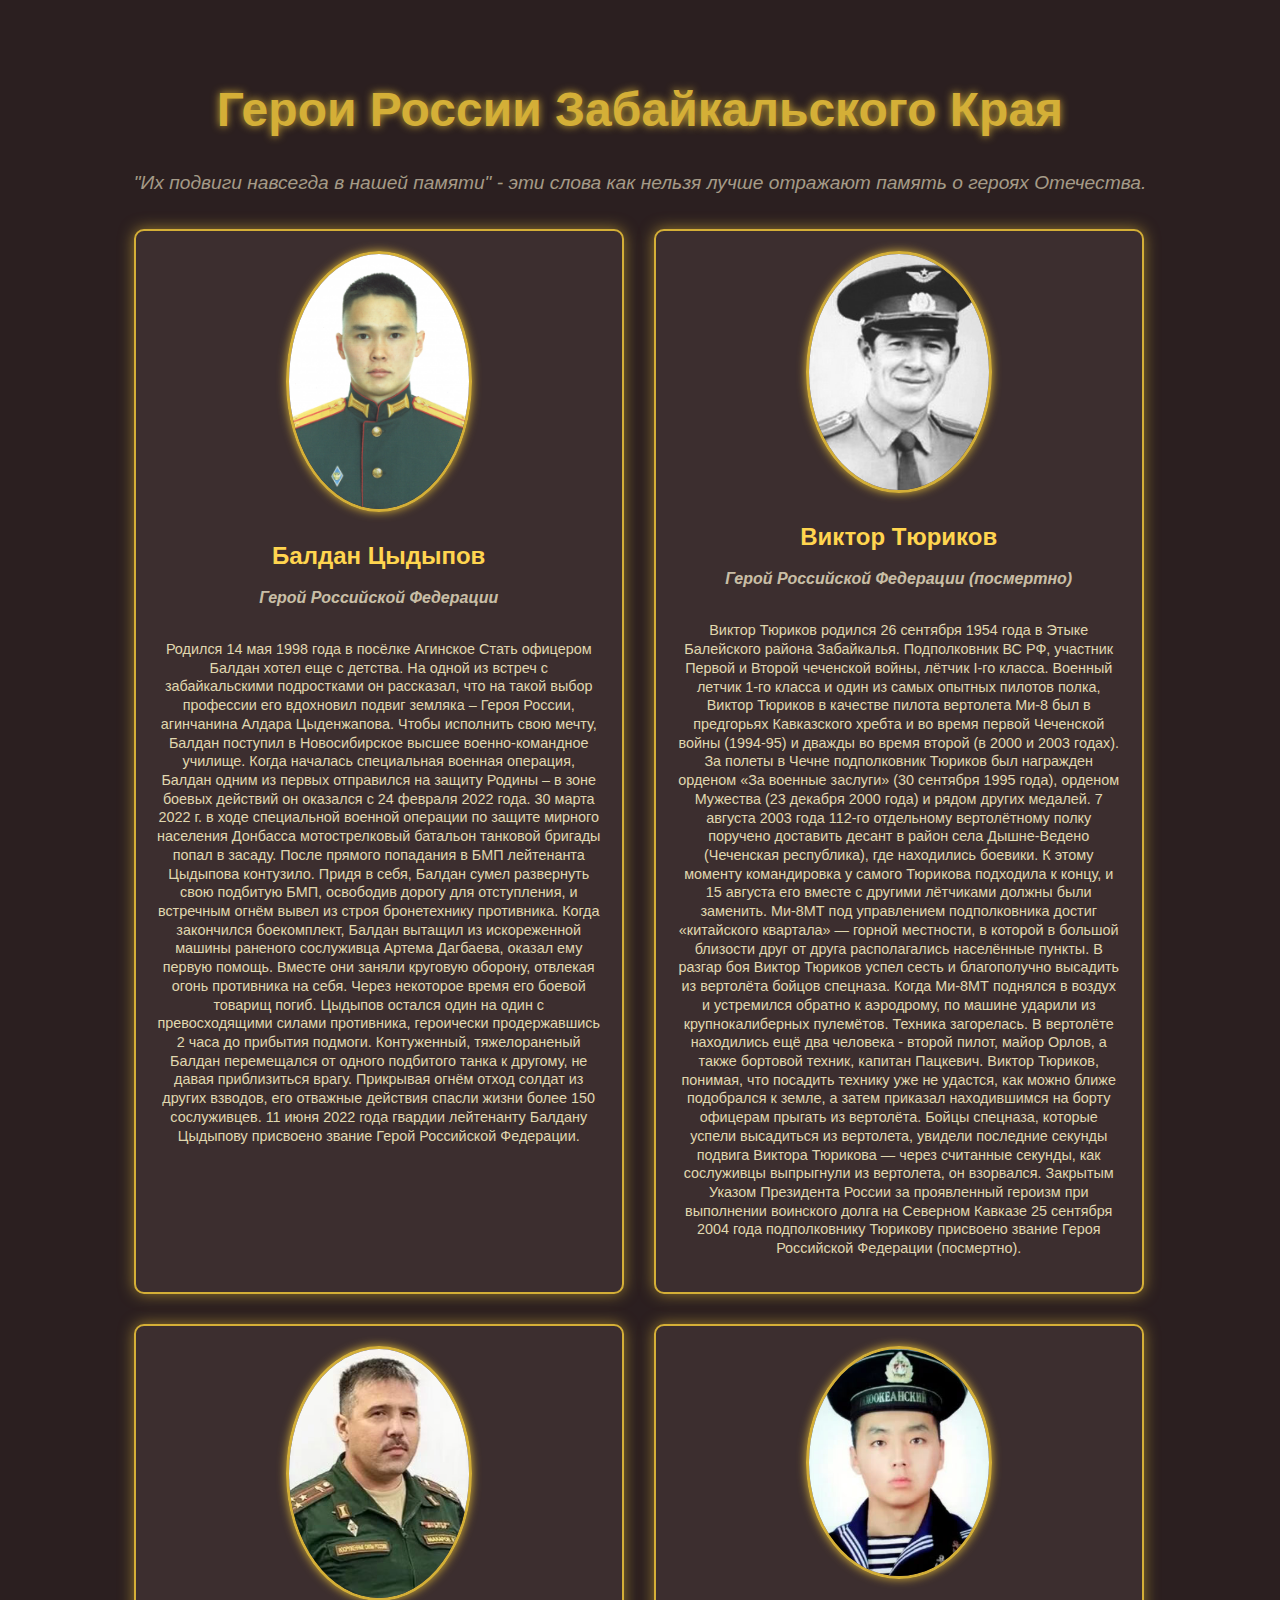
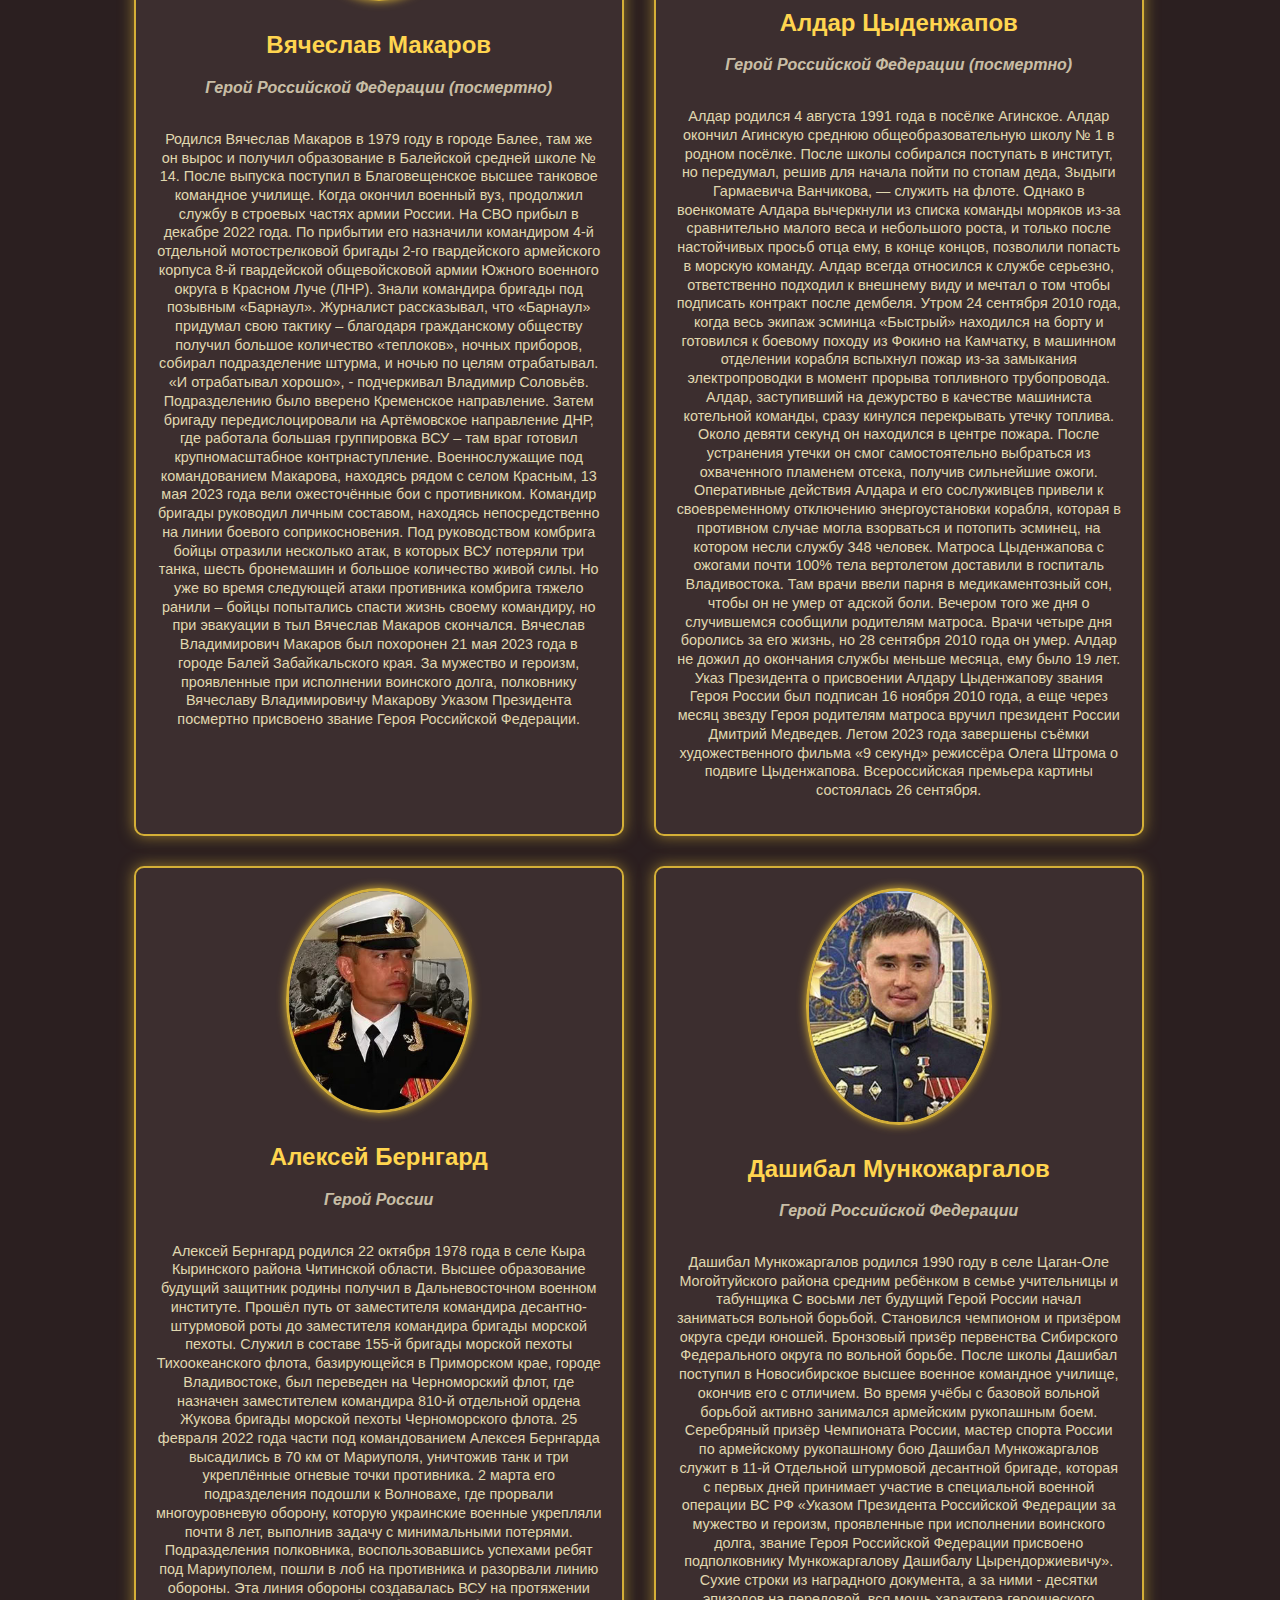
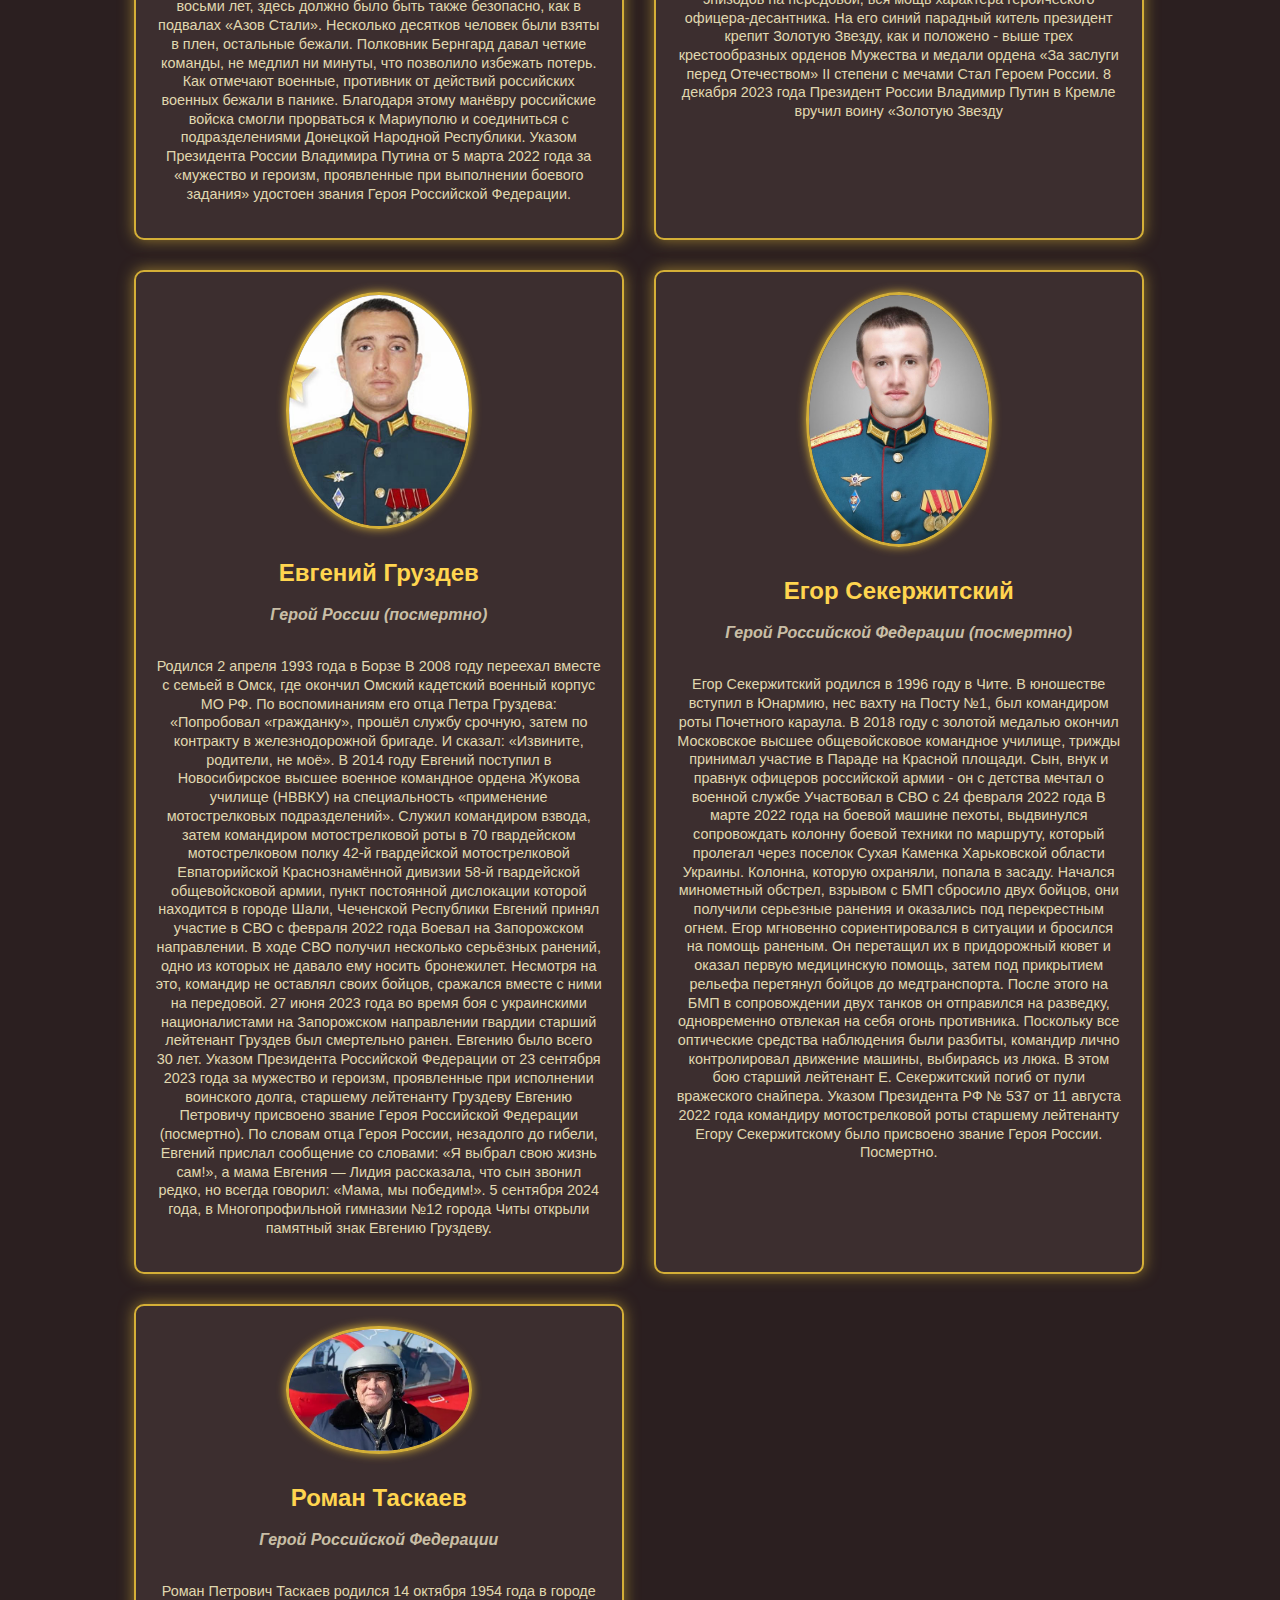
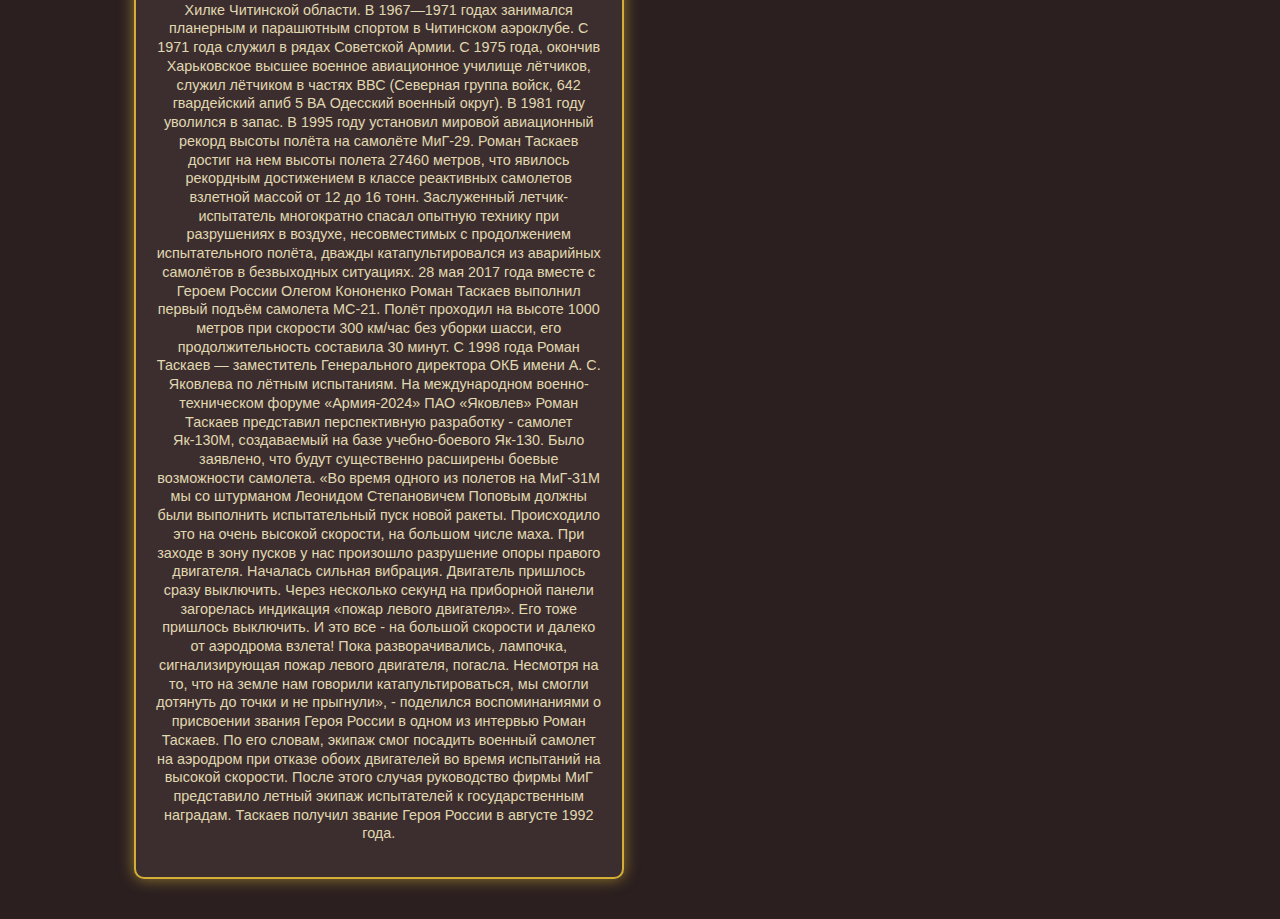
<file: individual_project/heroes.html>
<!DOCTYPE html>
<html lang="ru">
<head>
    <meta charset="UTF-8" />
    <meta name="viewport" content="width=device-width, initial-scale=1" />
    <title>Герои России Забайкальского Края</title>
    <style>
        /* Базовые стили */
        body {
            margin: 0;
            font-family: 'Segoe UI', Tahoma, Geneva, Verdana, sans-serif;
            background-color: #2b1f20;
            color: #f0e6c8;
            line-height: 1.6;
            min-height: 100vh;
            display: flex;
            flex-direction: column;
        }
        .container {
            max-width: 1500px;
            margin: 40px auto;
            padding: 0 20px;
        }

        h1 {
            text-align: center;
            font-size: 3rem;
            color: #d4af37;
            text-shadow: 0 0 8px #d4af37;
            margin-bottom: 10px;
        }
        .heroes-intro {
            text-align: center;
            font-style: italic;
            font-size: 1.2rem;
            margin-bottom: 30px;
            color: #f0e6c8a0;
        }

        .section-image {
            width: 100%;
            max-height: 300px;
            object-fit: cover;
            border-radius: 8px;
            box-shadow: 0 0 15px #d4af37a0;
            margin-bottom: 40px;
            display: block;
            margin-left: auto;
            margin-right: auto;
        }

        /* Сетка карточек героев */
        .heroes-grid {
            display: grid;
            grid-template-columns: repeat(auto-fit, minmax(280px, 490px));
            gap: 30px;
        }

        .hero-card {
            background: #3c2e2f;
            border: 2px solid #d4af37;
            border-radius: 10px;
            padding: 20px;
            box-shadow: 0 0 15px #d4af37a0;
            transition: transform 0.3s ease, box-shadow 0.3s ease;
            display: flex;
            flex-direction: column;
            align-items: center;
            text-align: center;
        }

        .hero-card:hover {
            transform: translateY(-10px);
            box-shadow: 0 0 30px #ffd54f;
        }

        .hero-card img {
            width: 100%;
            max-width: 180px;
            border-radius: 50%;
            border: 3px solid #d4af37;
            box-shadow: 0 0 10px #d4af37;
            margin-bottom: 15px;
        }

        .hero-card h3 {
            margin: 10px 0 5px;
            color: #ffd54f;
            font-size: 1.5rem;
        }

        .hero-card p.rank {
            font-style: italic;
            font-weight: 600;
            color: #f0e6c8cc;
            margin: 5px 0 15px;
        }

        .hero-description {
            font-size: 0.9rem;
            color: #e0d8b0;
            line-height: 1.3;
        }

        /* Кнопка "Увидеть больше героев" */
        .btn-container {
            text-align: center;
            margin: 50px 0 80px;
        }

        .btn:hover, .btn:focus {
            background: #ffd54f;
            color: #2b1f20;
            box-shadow: 0 0 25px #ffd54fcc;
        }

        /* Адаптивность */
        @media (max-width: 600px) {
            h1 {
                font-size: 2.2rem;
            }
            .hero-card img {
                max-width: 140px;
            }
        }
    </style>
</head>
<body>
    <div class="container">
        <h1>Герои России Забайкальского Края</h1>
        <p class="heroes-intro">"Их подвиги навсегда в нашей памяти" - эти слова как нельзя лучше отражают память о героях Отечества.</p>
       
        <div class="heroes-grid">
            <article class="hero-card">
                <img src="./image/ЦЫДЫПОВ_БАЛДАН_БАИРОВИЧ.png" alt="Балдан Цыдыпов" />
                <h3>Балдан Цыдыпов</h3>
                <p class="rank">Герой Российской Федерации</p>
                <div class="hero-description">
                    <p>Родился 14 мая 1998 года в посёлке Агинское

                        Стать офицером Балдан хотел еще с детства. На одной из встреч с забайкальскими подростками он рассказал, что на такой выбор профессии его вдохновил подвиг земляка – Героя России, агинчанина Алдара Цыденжапова.
                        
                        Чтобы исполнить свою мечту, Балдан поступил в Новосибирское высшее военно-командное училище. 
                        
                        Когда началась специальная военная операция, Балдан одним из первых отправился на защиту Родины – в зоне боевых действий он оказался с 24 февраля 2022 года.
                        
                        30 марта 2022 г. в ходе специальной военной операции по защите мирного населения Донбасса мотострелковый батальон танковой бригады попал в засаду. После прямого попадания в БМП лейтенанта Цыдыпова контузило. Придя в себя, Балдан сумел развернуть свою подбитую БМП, освободив дорогу для отступления, и встречным огнём вывел из строя бронетехнику противника. Когда закончился боекомплект, Балдан вытащил из искореженной машины раненого сослуживца Артема Дагбаева, оказал ему первую помощь. Вместе они заняли круговую оборону, отвлекая огонь противника на себя. Через некоторое время его боевой товарищ погиб.
                        
                        Цыдыпов остался один на один с превосходящими силами противника, героически продержавшись 2 часа до прибытия подмоги. Контуженный, тяжелораненый Балдан перемещался от одного подбитого танка к другому, не давая приблизиться врагу.
                        
                        Прикрывая огнём отход солдат из других взводов, его отважные действия спасли жизни более 150 сослуживцев.
                        
                        11 июня 2022 года гвардии лейтенанту Балдану Цыдыпову присвоено звание Герой Российской Федерации.</p>
                </div>
            </article>

            <article class="hero-card">
                <img src="./image/turicov.jpg" alt="Виктор Тюриков" />
                <h3>Виктор Тюриков</h3>
                <p class="rank">Герой Российской Федерации (посмертно)</p>
                <div class="hero-description">
                    <p>Виктор Тюриков родился 26 сентября 1954 года в Этыке Балейского района Забайкалья. Подполковник ВС РФ, участник Первой и Второй чеченской войны, лётчик I-го класса.

                        Военный летчик 1-го класса и один из самых опытных пилотов полка, Виктор Тюриков в качестве пилота вертолета Ми-8 был в предгорьях Кавказского хребта и во время первой Чеченской войны (1994-95) и дважды во время второй (в 2000 и 2003 годах).
                        
                        За полеты в Чечне подполковник Тюриков был награжден орденом «За военные заслуги» (30 сентября 1995 года), орденом Мужества (23 декабря 2000 года) и рядом других медалей.
                        
                        7 августа 2003 года 112-го отдельному вертолётному полку поручено доставить десант в район села Дышне-Ведено (Чеченская республика), где находились боевики. К этому моменту командировка у самого Тюрикова подходила к концу, и 15 августа его вместе с другими лётчиками должны были заменить.
                        
                        Ми-8МТ под управлением подполковника достиг «китайского квартала» — горной местности, в которой в большой близости друг от друга располагались населённые пункты. В разгар боя Виктор Тюриков успел сесть и благополучно высадить из вертолёта бойцов спецназа. Когда Ми-8МТ поднялся в воздух и устремился обратно к аэродрому, по машине ударили из крупнокалиберных пулемётов. Техника загорелась. В вертолёте находились ещё два человека - второй пилот, майор Орлов, а также бортовой техник, капитан Пацкевич. Виктор Тюриков, понимая, что посадить технику уже не удастся, как можно ближе подобрался к земле, а затем приказал находившимся на борту офицерам прыгать из вертолёта.
                        
                        Бойцы спецназа, которые успели высадиться из вертолета, увидели последние секунды подвига Виктора Тюрикова — через считанные секунды, как сослуживцы выпрыгнули из вертолета, он взорвался.
                        
                         
                        
                        Закрытым Указом Президента России за проявленный героизм при выполнении воинского долга на Северном Кавказе 25 сентября 2004 года подполковнику Тюрикову присвоено звание Героя Российской Федерации (посмертно).</p>
                </div>
            </article>

            <article class="hero-card">
                <img src="./image/vacheslav.jpg" alt="Вячеслав Макаров" />
                <h3>Вячеслав Макаров</h3>
                <p class="rank">Герой Российской Федерации (посмертно)</p>
                <div class="hero-description">
                    <p>Родился Вячеслав Макаров в 1979 году в городе Балее, там же он вырос и получил образование в Балейской средней школе № 14. После выпуска поступил в Благовещенское высшее танковое командное училище. Когда окончил военный вуз, продолжил службу в строевых частях армии России.

                        На СВО прибыл в декабре 2022 года. По прибытии его назначили командиром 4-й отдельной мотострелковой бригады 2-го гвардейского армейского корпуса 8-й гвардейской общевойсковой армии Южного военного округа в Красном Луче (ЛНР).
                        
                        Знали командира бригады под позывным «Барнаул».
                        
                        Журналист рассказывал, что «Барнаул» придумал свою тактику – благодаря гражданскому обществу получил большое количество «теплоков», ночных приборов, собирал подразделение штурма, и ночью по целям отрабатывал.
                        
                        «И отрабатывал хорошо», - подчеркивал Владимир Соловьёв.
                        
                        Подразделению было вверено Кременское направление. Затем бригаду передислоцировали на Артёмовское направление ДНР, где работала большая группировка ВСУ – там враг готовил крупномасштабное контрнаступление.
                        
                        Военнослужащие под командованием Макарова, находясь рядом с селом Красным, 13 мая 2023 года вели ожесточённые бои с противником. Командир бригады руководил личным составом, находясь непосредственно на линии боевого соприкосновения.
                        
                        Под руководством комбрига бойцы отразили несколько атак, в которых ВСУ потеряли три танка, шесть бронемашин и большое количество живой силы. Но уже во время следующей атаки противника комбрига тяжело ранили – бойцы попытались спасти жизнь своему командиру, но при эвакуации в тыл Вячеслав Макаров скончался.
                        
                        Вячеслав Владимирович Макаров был похоронен 21 мая 2023 года в городе Балей Забайкальского края.
                        
                        За мужество и героизм, проявленные при исполнении воинского долга, полковнику Вячеславу Владимировичу Макарову Указом Президента посмертно присвоено звание Героя Российской Федерации.</p>
                </div>
            </article>

            <!-- Новые карточки героев из файлов с placeholder данными -->

            <article class="hero-card">
                <img src="./image/aldar.jpg" alt="Алдар Цыденжапов" />
                <h3>Алдар Цыденжапов</h3>
                <p class="rank">Герой Российской Федерации (посмертно)</p>
                <div class="hero-description">
                    <p>Алдар родился 4 августа 1991 года в посёлке Агинское.

                        Алдар окончил Агинскую среднюю общеобразовательную школу № 1 в родном посёлке. После школы собирался поступать в институт, но передумал, решив для начала пойти по стопам деда, Зыдыги Гармаевича Ванчикова, — служить на флоте. Однако в военкомате Алдара вычеркнули из списка команды моряков из-за сравнительно малого веса и небольшого роста, и только после настойчивых просьб отца ему, в конце концов, позволили попасть в морскую команду.
                        
                        Алдар всегда относился к службе серьезно, ответственно подходил к внешнему виду и мечтал о том чтобы подписать контракт после дембеля.
                        
                        Утром 24 сентября 2010 года, когда весь экипаж эсминца «Быстрый» находился на борту и готовился к боевому походу из Фокино на Камчатку, в машинном отделении корабля вспыхнул пожар из-за замыкания электропроводки в момент прорыва топливного трубопровода. Алдар, заступивший на дежурство в качестве машиниста котельной команды, сразу кинулся перекрывать утечку топлива. Около девяти секунд он находился в центре пожара. После устранения утечки он смог самостоятельно выбраться из охваченного пламенем отсека, получив сильнейшие ожоги. Оперативные действия Алдара и его сослуживцев привели к своевременному отключению энергоустановки корабля, которая в противном случае могла взорваться и потопить эсминец, на котором несли службу 348 человек.
                        
                        Матроса Цыденжапова с ожогами почти 100% тела вертолетом доставили в госпиталь Владивостока. Там врачи ввели парня в медикаментозный сон, чтобы он не умер от адской боли. Вечером того же дня о случившемся сообщили родителям матроса.
                        
                        Врачи четыре дня боролись за его жизнь, но 28 сентября 2010 года он умер. Алдар не дожил до окончания службы меньше месяца, ему было 19 лет.
                        
                        Указ Президента о присвоении Алдару Цыденжапову звания Героя России был подписан 16 ноября 2010 года, а еще через месяц звезду Героя родителям матроса вручил президент России Дмитрий Медведев.
                        
                        Летом 2023 года завершены съёмки художественного фильма «9 секунд» режиссёра Олега Штрома о подвиге Цыденжапова. Всероссийская премьера картины состоялась 26 сентября.</p>
                </div>
            </article>

            <article class="hero-card">
                <img src="./image/aleksey.jpg" alt="Алексей Бернгард" />
                <h3>Алексей Бернгард</h3>
                <p class="rank">Герой России</p>
                <div class="hero-description">
                    <p>Алексей Бернгард родился 22 октября 1978 года в селе Кыра Кыринского района Читинской области.

                        Высшее образование будущий защитник родины получил в Дальневосточном военном институте. Прошёл путь от заместителя командира десантно-штурмовой роты до заместителя командира бригады морской пехоты. Служил в составе 155-й бригады морской пехоты Тихоокеанского флота, базирующейся в Приморском крае, городе Владивостоке, был переведен на Черноморский флот, где назначен заместителем командира 810-й отдельной ордена Жукова бригады морской пехоты Черноморского флота.
                        
                        25 февраля 2022 года части под командованием Алексея Бернгарда высадились в 70 км от Мариуполя, уничтожив танк и три укреплённые огневые точки противника. 2 марта его подразделения подошли к Волновахе, где прорвали многоуровневую оборону, которую украинские военные укрепляли почти 8 лет, выполнив задачу с минимальными потерями.
                        
                        Подразделения полковника, воспользовавшись успехами ребят под Мариуполем, пошли в лоб на противника и разорвали линию обороны. Эта линия обороны создавалась ВСУ на протяжении восьми лет, здесь должно было быть также безопасно, как в подвалах «Азов Стали». Несколько десятков человек были взяты в плен, остальные бежали. Полковник Бернгард давал четкие команды, не медлил ни минуты, что позволило избежать потерь.
                        
                        Как отмечают военные, противник от действий российских военных бежали в панике. Благодаря этому манёвру российские войска смогли прорваться к Мариуполю и соединиться с подразделениями Донецкой Народной Республики.
                        
                        Указом Президента России Владимира Путина от 5 марта 2022 года за «мужество и героизм, проявленные при выполнении боевого задания» удостоен звания Героя Российской Федерации.</p>
                </div>
            </article>

            <article class="hero-card">
                <img src="./image/dashibal.jpg" alt="Дашибал" />
                <h3>Дашибал Мункожаргалов</h3>
                <p class="rank">Герой Российской Федерации</p>
                <div class="hero-description">
                    <p>Дашибал Мункожаргалов родился 1990 году в селе Цаган-Оле Могойтуйского района средним ребёнком в семье учительницы и табунщика

                        С восьми лет будущий Герой России начал заниматься вольной борьбой. Становился чемпионом и призёром округа среди юношей. Бронзовый призёр первенства Сибирского Федерального округа по вольной борьбе.
                        
                        После школы Дашибал поступил в Новосибирское высшее военное командное училище, окончив его с отличием.
                        
                        Во время учёбы с базовой вольной борьбой активно занимался армейским рукопашным боем. Серебряный призёр Чемпионата России, мастер спорта России по армейскому рукопашному бою
                        
                        Дашибал Мункожаргалов служит в 11-й Отдельной штурмовой десантной бригаде, которая с первых дней принимает участие в специальной военной операции ВС РФ
                        
                        «Указом Президента Российской Федерации за мужество и героизм, проявленные при исполнении воинского долга, звание Героя Российской Федерации присвоено подполковнику Мункожаргалову Дашибалу Цырендоржиевичу». Сухие строки из наградного документа, а за ними - десятки эпизодов на передовой, вся мощь характера героического офицера-десантника. На его синий парадный китель президент крепит Золотую Звезду, как и положено - выше трех крестообразных орденов Мужества и медали ордена «За заслуги перед Отечеством» II степени с мечами
                        
                        Стал Героем России. 8 декабря 2023 года Президент России Владимир Путин в Кремле вручил воину «Золотую Звезду</p>
                </div>
            </article>

            <article class="hero-card">
                <img src="./image/евгений_груздев.jpg" alt="Евгений Груздев" />
                <h3>Евгений Груздев</h3>
                <p class="rank">Герой России (посмертно)</p>
                <div class="hero-description">
                    <p>Родился 2 апреля 1993 года в Борзе

                        В 2008 году переехал вместе с семьей в Омск, где окончил Омский кадетский военный корпус МО РФ.
                        
                        По воспоминаниям его отца Петра Груздева: «Попробовал «гражданку», прошёл службу срочную, затем по контракту в железнодорожной бригаде. И сказал: «Извините, родители, не моё».
                        
                        В 2014 году Евгений поступил в Новосибирское высшее военное командное ордена Жукова училище (НВВКУ) на специальность «применение мотострелковых подразделений».
                        
                        Служил командиром взвода, затем командиром мотострелковой роты в 70 гвардейском мотострелковом полку 42-й гвардейской мотострелковой Евпаторийской Краснознамённой дивизии 58-й гвардейской общевойсковой армии, пункт постоянной дислокации которой находится в городе Шали, Чеченской Республики
                        
                        Евгений принял участие в СВО с февраля 2022 года
                        
                        Воевал на Запорожском направлении.
                        
                        В ходе СВО получил несколько серьёзных ранений, одно из которых не давало ему носить бронежилет. Несмотря на это, командир не оставлял своих бойцов, сражался вместе с ними на передовой.
                        
                        27 июня 2023 года во время боя с украинскими националистами на Запорожском направлении гвардии старший лейтенант Груздев был смертельно ранен. Евгению было всего 30 лет. Указом Президента Российской Федерации от 23 сентября 2023 года за мужество и героизм, проявленные при исполнении воинского долга, старшему лейтенанту Груздеву Евгению Петровичу присвоено звание Героя Российской Федерации (посмертно).
                        
                        По словам отца Героя России, незадолго до гибели, Евгений прислал сообщение со словами: «Я выбрал свою жизнь сам!», а мама Евгения — Лидия рассказала, что сын звонил редко, но всегда говорил: «Мама, мы победим!».
                        
                        5 сентября 2024 года, в Многопрофильной гимназии №12 города Читы открыли памятный знак Евгению Груздеву.</p>
                </div>
            </article>

            <article class="hero-card">
                <img src="./image/егор_секержитский.jpg" alt="Егор Секержитский" />
                <h3>Егор Секержитский</h3>
                <p class="rank">Герой Российской Федерации (посмертно)</p>
                <div class="hero-description">
                    <p>Егор Секержитский родился в 1996 году в Чите.

                        В юношестве вступил в Юнармию, нес вахту на Посту №1, был командиром роты Почетного караула. В 2018 году с золотой медалью окончил Московское высшее общевойсковое командное училище, трижды принимал участие в Параде на Красной площади.
                        
                        Сын, внук и правнук офицеров российской армии - он с детства мечтал о военной службе
                        
                        Участвовал в СВО с 24 февраля 2022 года
                        
                         В марте 2022 года на боевой машине пехоты, выдвинулся сопровождать колонну боевой техники по маршруту, который пролегал через поселок Сухая Каменка Харьковской области Украины.
                        
                        Колонна, которую охраняли, попала в засаду. Начался минометный обстрел, взрывом с БМП сбросило двух бойцов, они получили серьезные ранения и оказались под перекрестным огнем. Егор мгновенно сориентировался в ситуации и бросился на помощь раненым. Он перетащил их в придорожный кювет и оказал первую медицинскую помощь, затем под прикрытием рельефа перетянул бойцов до медтранспорта.
                        
                        После этого на БМП в сопровождении двух танков он отправился на разведку, одновременно отвлекая на себя огонь противника. Поскольку все оптические средства наблюдения были разбиты, командир лично контролировал движение машины, выбираясь из люка. В этом бою старший лейтенант Е. Секержитский погиб от пули вражеского снайпера.
                        
                        Указом Президента РФ № 537 от 11 августа 2022 года командиру мотострелковой роты старшему лейтенанту Егору Секержитскому было присвоено звание Героя России. Посмертно.</p>
                </div>
            </article>

            <article class="hero-card">
                <img src="./image/роман_таскаев.jpg" alt="Роман Таскаев" />
                <h3>Роман Таскаев</h3>
                <p class="rank">Герой Российской Федерации</p>
                <div class="hero-description">
                    <p>Роман Петрович Таскаев родился 14 октября 1954 года в городе Хилке Читинской области. В 1967—1971 годах занимался планерным и парашютным спортом в Читинском аэроклубе. С 1971 года служил в рядах Советской Армии. С 1975 года, окончив Харьковское высшее военное авиационное училище лётчиков, служил лётчиком в частях ВВС (Северная группа войск, 642 гвардейский апиб 5 ВА Одесский военный округ). В 1981 году уволился в запас.

                        В 1995 году установил мировой авиационный рекорд высоты полёта на самолёте МиГ-29. Роман Таскаев достиг на нем высоты полета 27460 метров, что явилось рекордным достижением в классе реактивных самолетов взлетной массой от 12 до 16 тонн.
                        
                        Заслуженный летчик-испытатель многократно спасал опытную технику при разрушениях в воздухе, несовместимых с продолжением испытательного полёта, дважды катапультировался из аварийных самолётов в безвыходных ситуациях.
                        
                        28 мая 2017 года вместе с Героем России Олегом Кононенко Роман Таскаев выполнил первый подъём самолета МС-21. Полёт проходил на высоте 1000 метров при скорости 300 км/час без уборки шасси, его продолжительность составила 30 минут.
                        
                        С 1998 года Роман Таскаев — заместитель Генерального директора ОКБ имени А. С. Яковлева по лётным испытаниям.
                        
                        На международном военно-техническом форуме «Армия-2024» ПАО «Яковлев» Роман Таскаев представил перспективную разработку - самолет Як-130М, создаваемый на базе учебно-боевого Як-130. Было заявлено, что будут существенно расширены боевые возможности самолета.
                        
                         
                        
                         
                        
                         
                        
                         
                        
                        «Во время одного из полетов на МиГ-31М мы со штурманом Леонидом Степановичем Поповым должны были выполнить испытательный пуск новой ракеты. Происходило это на очень высокой скорости, на большом числе маха. При заходе в зону пусков у нас произошло разрушение опоры правого двигателя. Началась сильная вибрация. Двигатель пришлось сразу выключить. Через несколько секунд на приборной панели загорелась индикация «пожар левого двигателя». Его тоже пришлось выключить. И это все - на большой скорости и далеко от аэродрома взлета! Пока разворачивались, лампочка, сигнализирующая пожар левого двигателя, погасла. Несмотря на то, что на земле нам говорили катапультироваться, мы смогли дотянуть до точки и не прыгнули», - поделился воспоминаниями о присвоении звания Героя России в одном из интервью Роман Таскаев.
                        
                        По его словам, экипаж смог посадить военный самолет на аэродром при отказе обоих двигателей во время испытаний на высокой скорости. После этого случая руководство фирмы МиГ представило летный экипаж испытателей к государственным наградам. Таскаев получил звание Героя России в августе 1992 года.</p>
                </div>
            </article>

        </div>

    
    </div>
</body>
</html>
</file>
